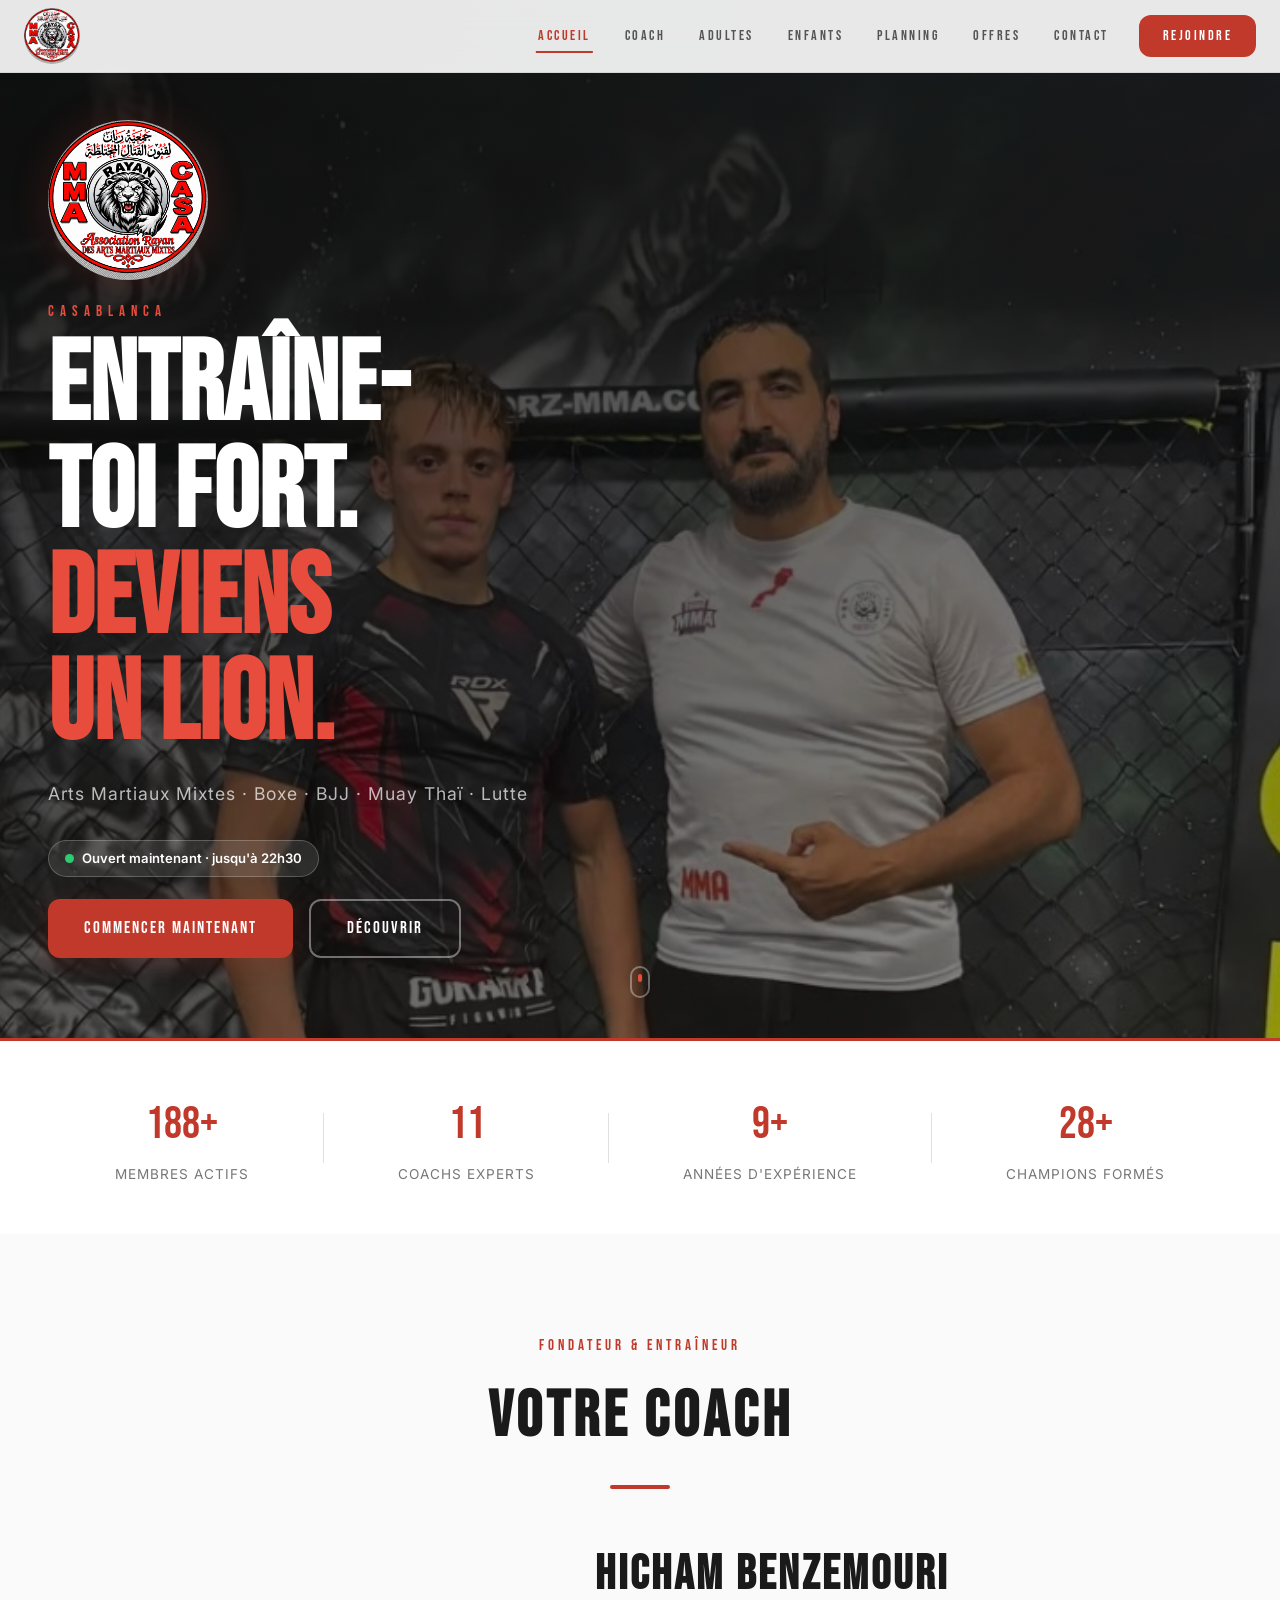
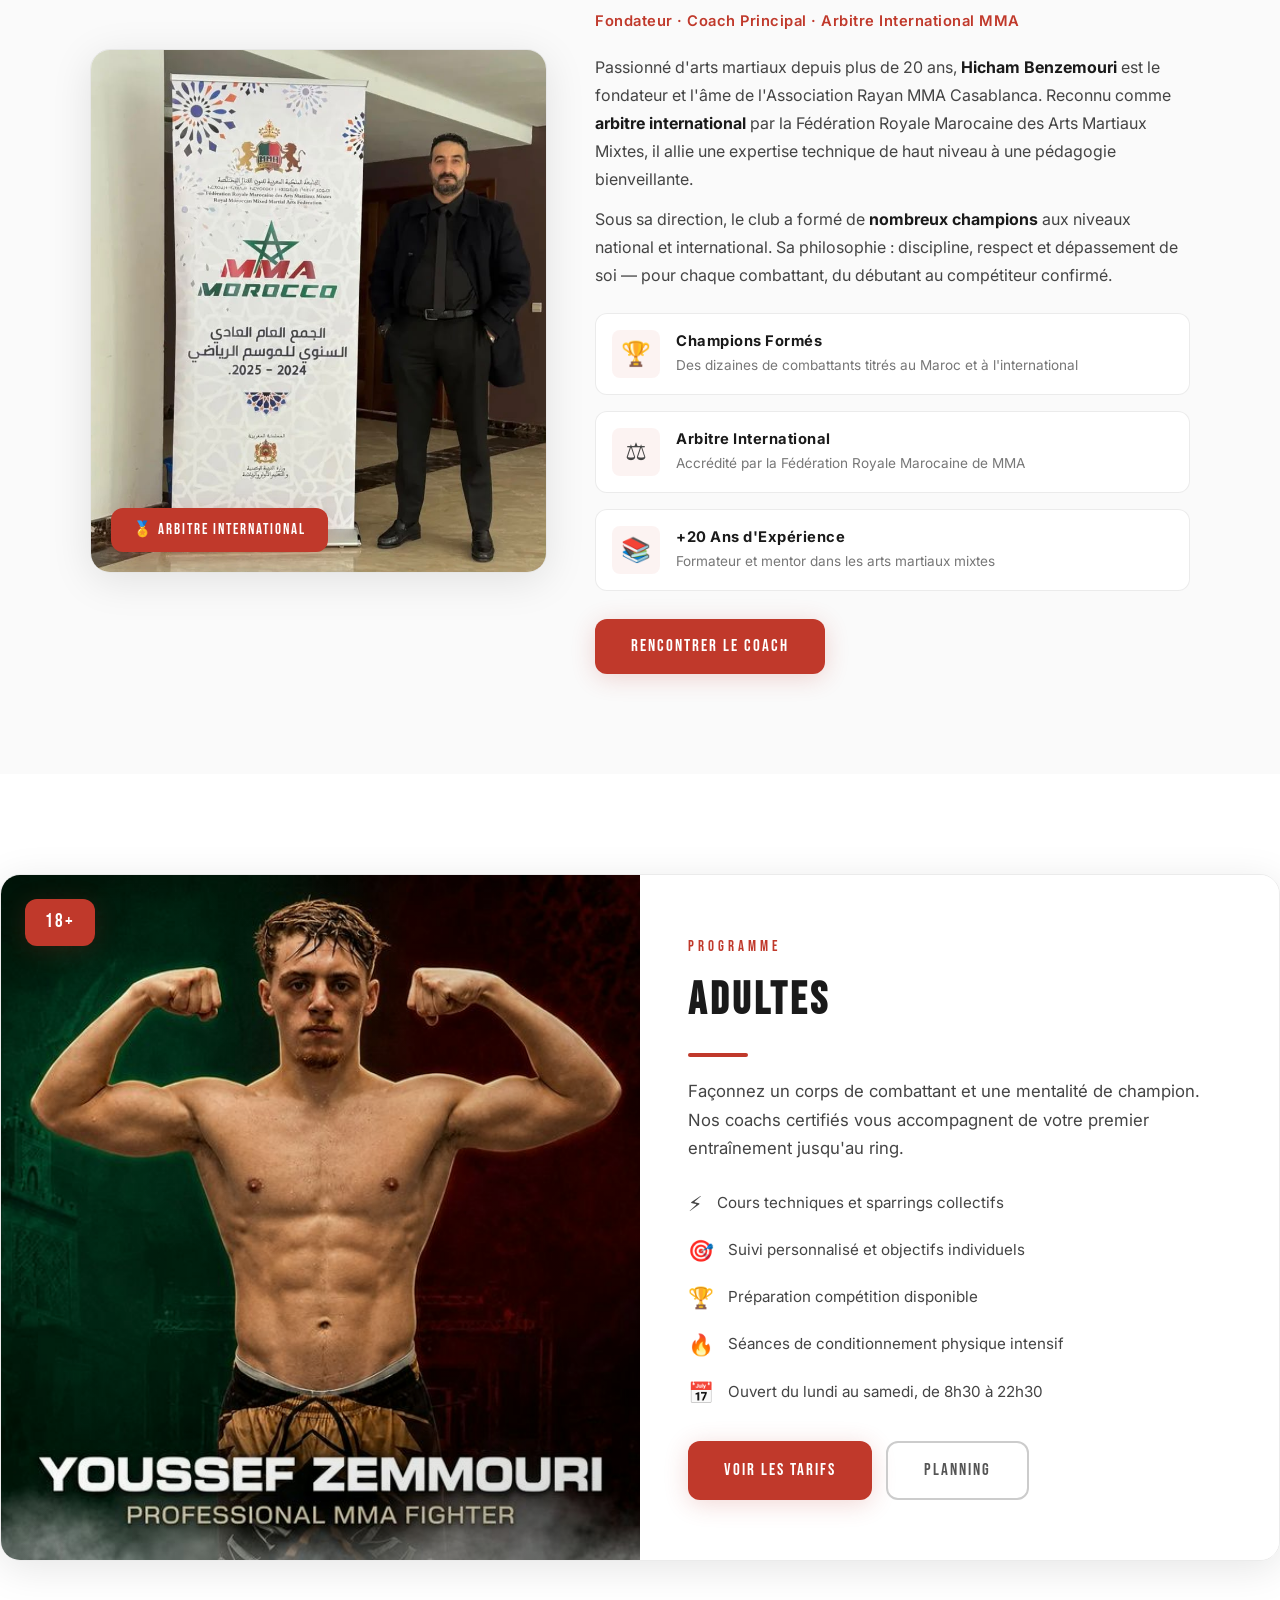
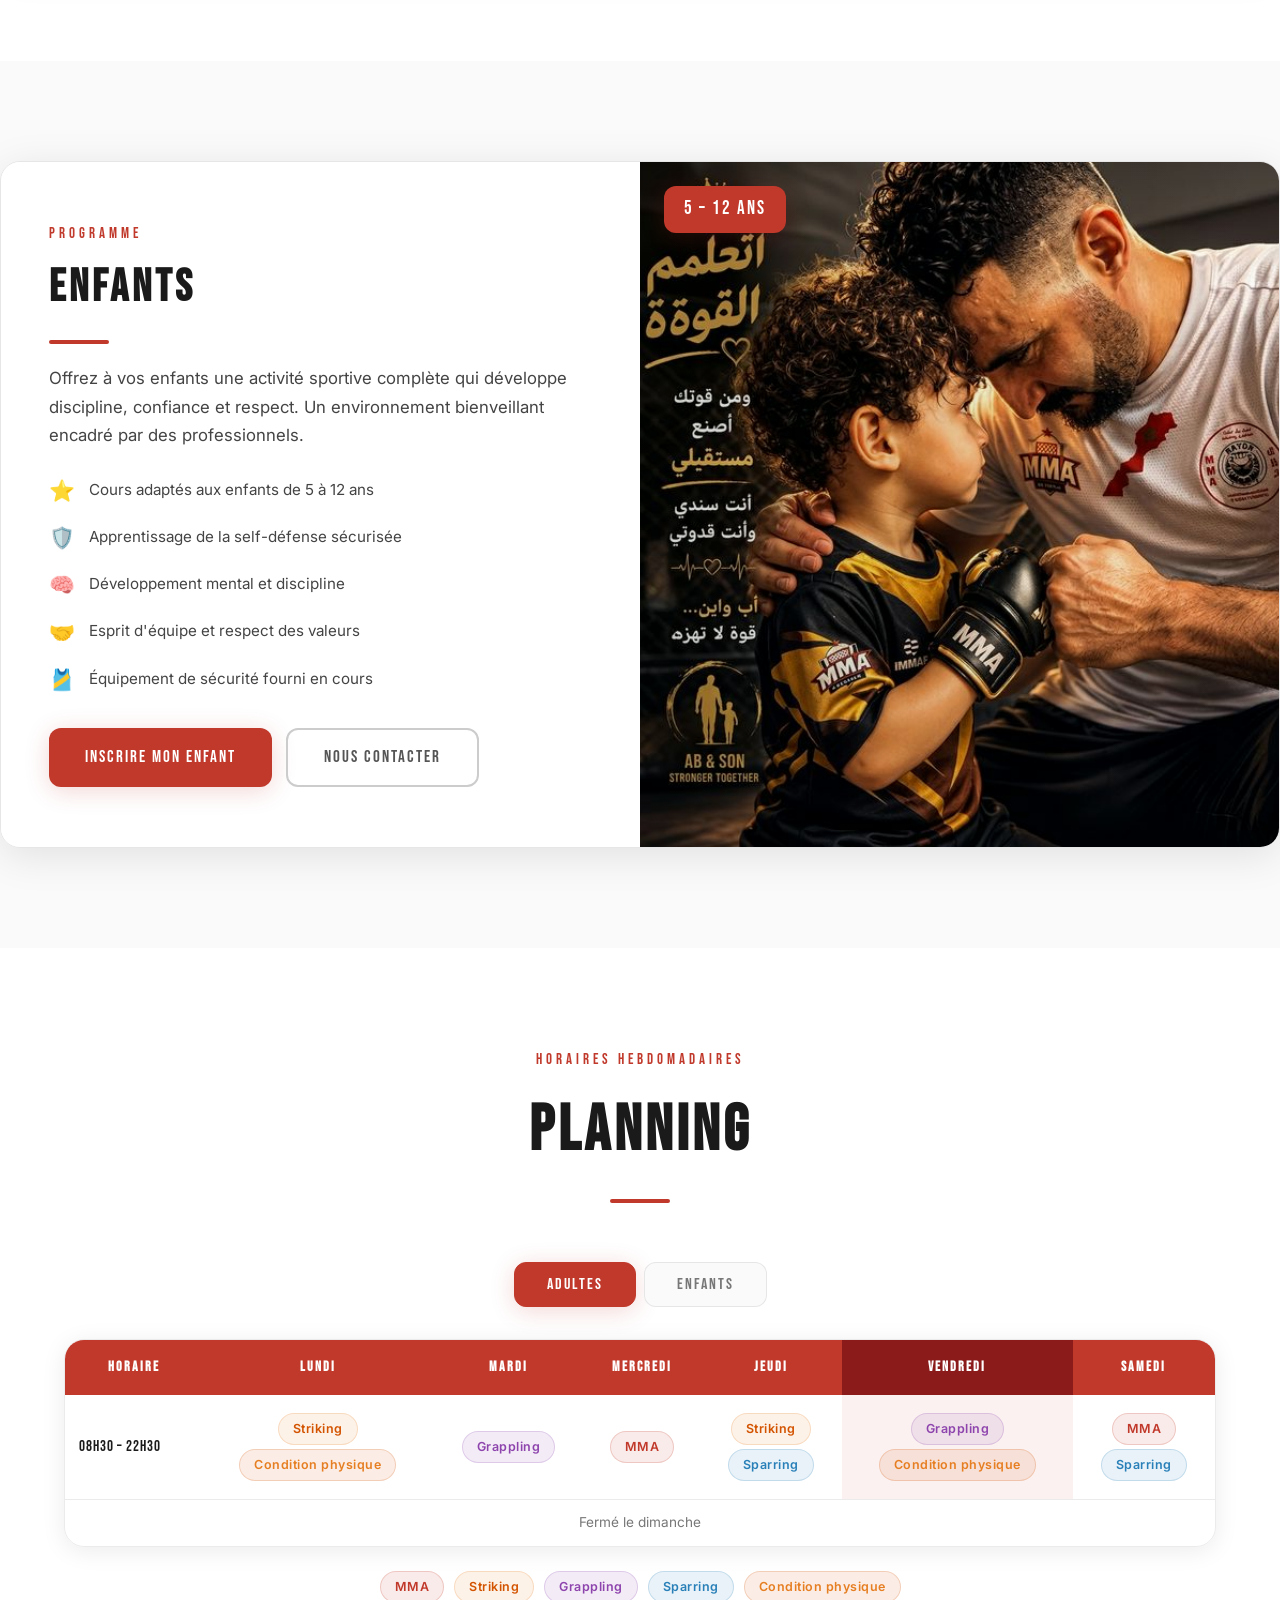
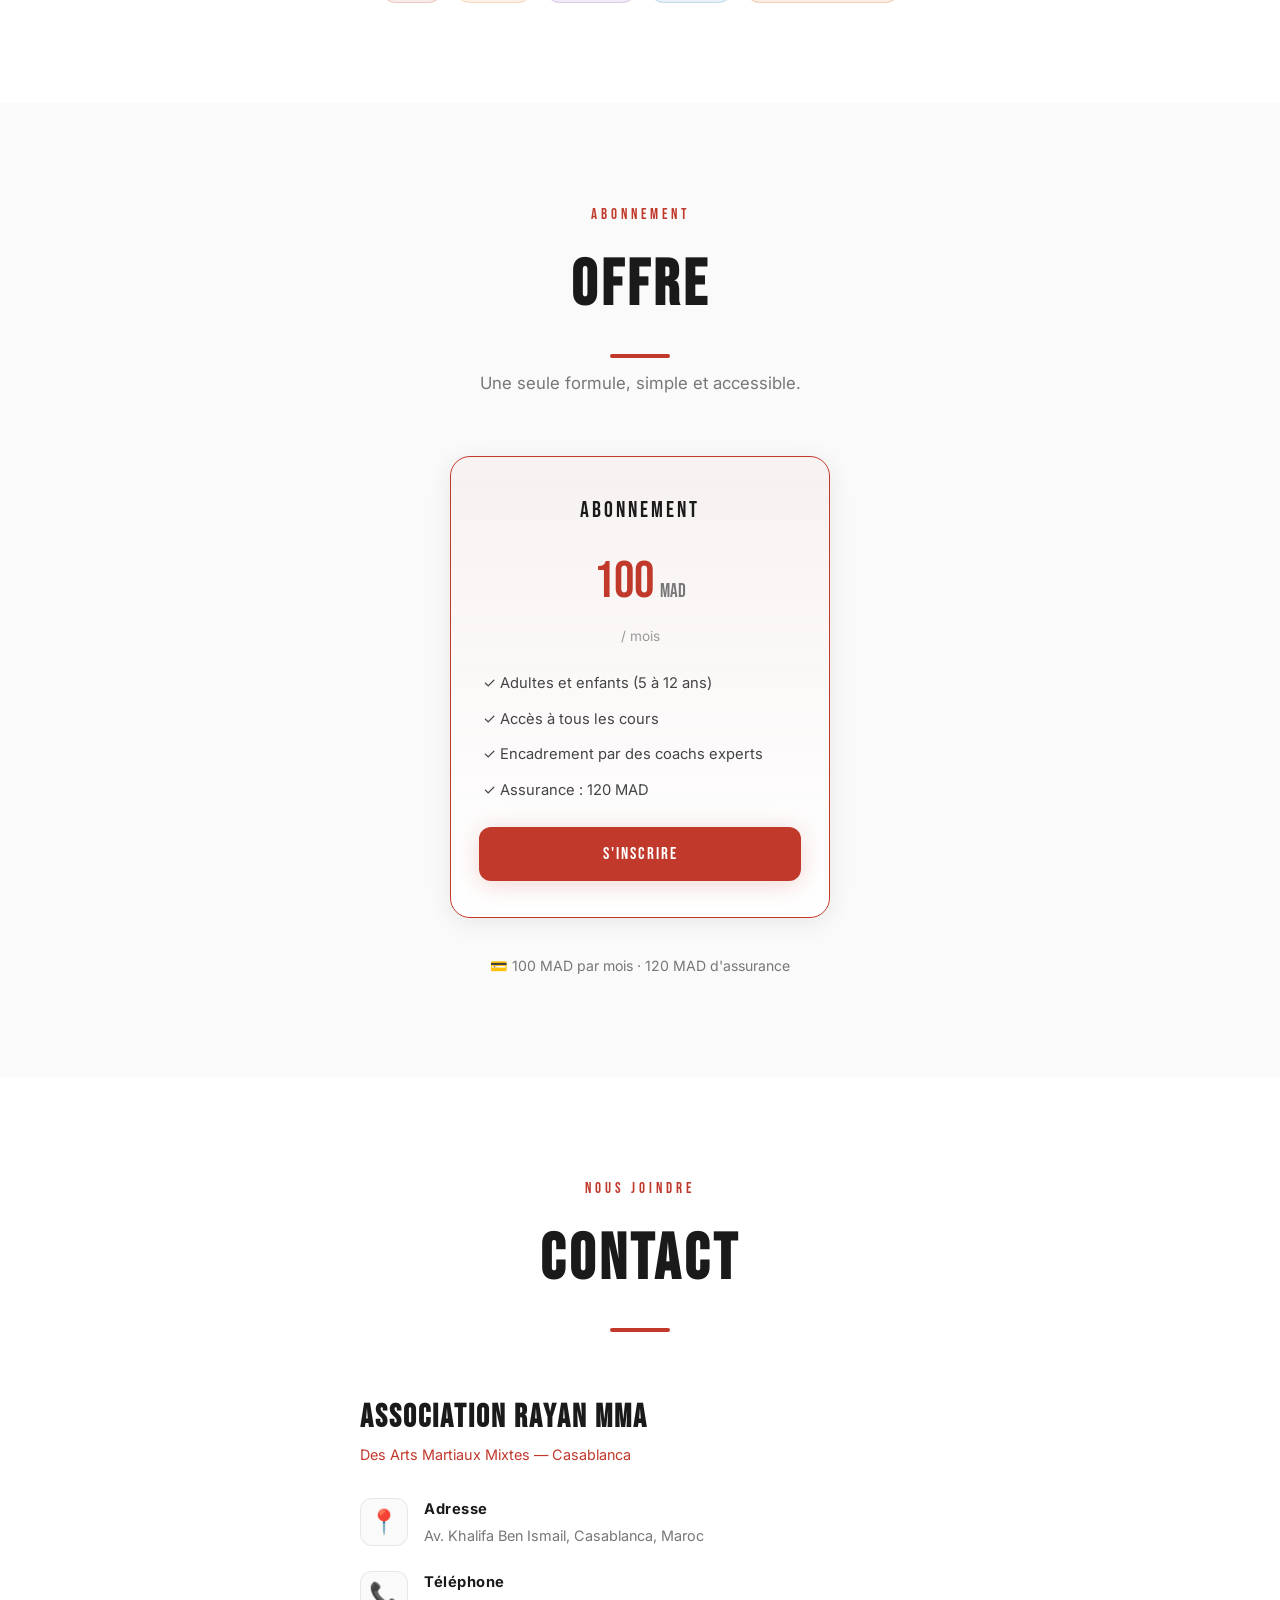
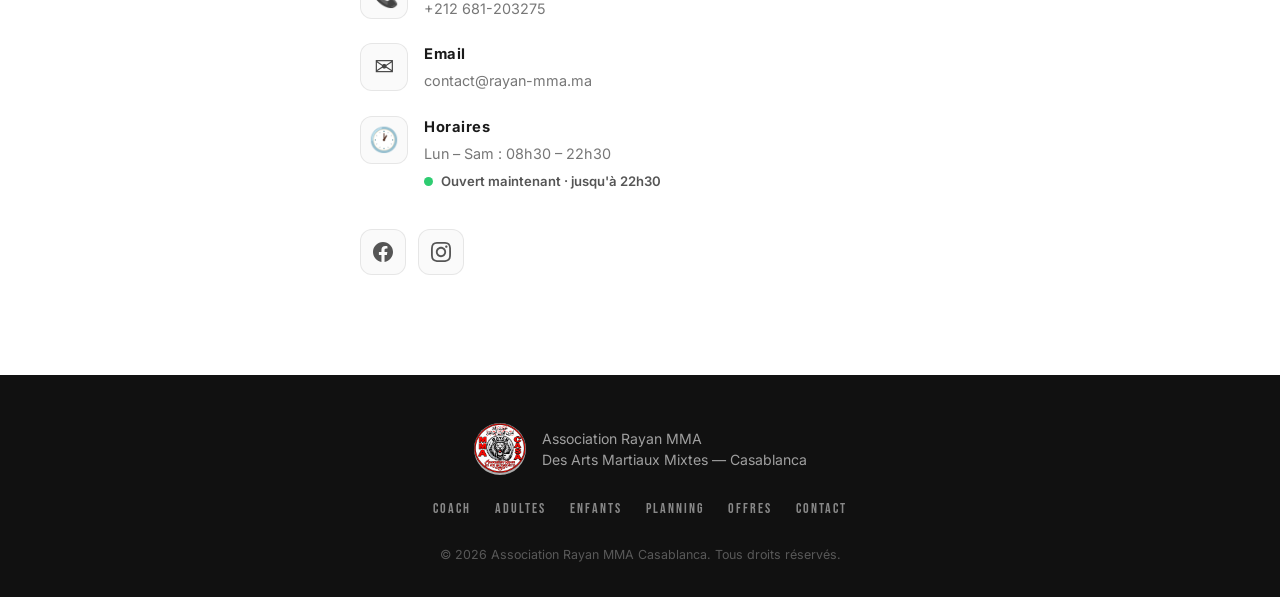
<file: index.html>
<!DOCTYPE html>
<html lang="fr">

<head>
  <meta charset="UTF-8" />
  <meta name="viewport" content="width=device-width, initial-scale=1.0" />

  <!-- SEO -->
  <title>Association Rayan MMA Casablanca | Club MMA, Boxe & BJJ</title>

  <meta name="description" content="Association Rayan MMA à Casablanca : cours de MMA, Boxe, Brazilian Jiu-Jitsu, Muay Thai et lutte pour adultes et enfants. Rejoignez notre club !" />

  <meta name="robots" content="index, follow" />

  <meta name="author" content="Association Rayan MMA" />

  <link rel="canonical" href="https://mclovin-911-2006.github.io/Association-Rayan/" />

  <!-- Social Media SEO -->
  <meta property="og:title" content="Association Rayan MMA Casablanca" />
  <meta property="og:description" content="Découvrez nos cours de MMA, Boxe, BJJ et arts martiaux à Casablanca pour adultes et enfants." />
  <meta property="og:url" content="https://mclovin-911-2006.github.io/Association-Rayan/" />
  <meta property="og:type" content="website" />
  <meta property="og:image" content="https://mclovin-911-2006.github.io/Association-Rayan/logo.png" />

  <!-- Favicon -->
  <link rel="icon" type="image/png" href="logo.png" />
  <link rel="apple-touch-icon" href="logo.png" />

  <!-- Fonts -->
  <link rel="preconnect" href="https://fonts.googleapis.com" />
  <link rel="preconnect" href="https://fonts.gstatic.com" crossorigin />

  <link href="https://fonts.googleapis.com/css2?family=Bebas+Neue&family=Inter:wght@400;500;600;700;900&display=swap" rel="stylesheet" />

  <!-- CSS -->
  <link rel="stylesheet" href="style.css" />
</head>

<body>

  <!-- ═══════════════════════════ NAVBAR ═══════════════════════════ -->
  <header id="navbar" class="navbar">
    <div class="nav-container">
      <a href="#home" class="nav-logo" id="nav-logo-link">
        <img src="logo.png" alt="Association Rayan MMA Casablanca" class="logo-img" id="logo-img" />
      </a>
      <button class="hamburger" id="hamburger" aria-label="Menu">
        <span></span><span></span><span></span>
      </button>
      <nav class="nav-links" id="nav-links">
        <a href="#home" class="nav-link" id="nav-home">Accueil</a>
        <a href="#coach" class="nav-link" id="nav-coach">Coach</a>
        <a href="#adultes" class="nav-link" id="nav-adultes">Adultes</a>
        <a href="#enfants" class="nav-link" id="nav-enfants">Enfants</a>
        <a href="#planning" class="nav-link" id="nav-planning">Planning</a>
        <a href="#offres" class="nav-link" id="nav-offres">Offres</a>
        <a href="#contact" class="nav-link" id="nav-contact">Contact</a>
        <a href="#contact" class="nav-cta" id="nav-cta">Rejoindre</a>
      </nav>
    </div>
  </header>

  <!-- ═══════════════════════════ HERO ═══════════════════════════ -->
  <section id="home" class="hero">
    <div class="hero-bg"></div>
    <div class="hero-overlay"></div>
    <div class="hero-content">
      <img src="logo.png" alt="Association Rayan MMA" class="hero-logo" id="hero-logo" />
      <p class="hero-city" id="hero-city">CASABLANCA</p>
      <h1 class="hero-headline" id="hero-headline">
        <span class="line">ENTRAÎNE-</span>
        <span class="line">TOI FORT.</span>
        <span class="line accent-text">DEVIENS</span>
        <span class="line accent-text">UN LION.</span>
      </h1>
      <p class="hero-sub" id="hero-sub">Arts Martiaux Mixtes · Boxe · BJJ · Muay Thaï · Lutte</p>
      <div class="hero-actions" id="hero-actions">
        <a href="#offres" class="btn btn-primary" id="hero-btn-primary">Commencer maintenant</a>
        <a href="#adultes" class="btn btn-outline" id="hero-btn-outline">Découvrir</a>
      </div>
    </div>
    <div class="hero-scroll" id="hero-scroll">
      <span></span>
    </div>
  </section>

  <!-- ═══════════════════════════ STATS BAR ═══════════════════════════ -->
  <section class="stats-bar" id="stats-bar">
    <div class="stats-container">
      <div class="stat-item">
        <span class="stat-num" id="stat-members">200+</span>
        <span class="stat-label">Membres Actifs</span>
      </div>
      <div class="stat-divider"></div>
      <div class="stat-item">
        <span class="stat-num" id="stat-coaches">12</span>
        <span class="stat-label">Coachs Experts</span>
      </div>
      <div class="stat-divider"></div>
      <div class="stat-item">
        <span class="stat-num" id="stat-years">10+</span>
        <span class="stat-label">Années d'Expérience</span>
      </div>
      <div class="stat-divider"></div>
      <div class="stat-item">
        <span class="stat-num" id="stat-champs">30+</span>
        <span class="stat-label">Champions Formés</span>
      </div>
    </div>
  </section>

  <!-- ═══════════════════════════ COACH ═══════════════════════════ -->
  <section id="coach" class="section coach-section">
    <div class="section-container">
      <div class="section-header">
        <p class="section-tag">Fondateur & Entraîneur</p>
        <h2 class="section-title">VOTRE COACH</h2>
        <div class="title-line"></div>
      </div>
      <div class="coach-layout" id="coach-layout">
        <div class="coach-img-wrap" id="coach-img-wrap">
          <img src="federation.png" alt="Hicham Benzemouri – Coach & Fondateur" class="coach-photo" />
          <div class="coach-img-badge">🏅 Arbitre International</div>
        </div>
        <div class="coach-info" id="coach-info">
          <h3 class="coach-name">Hicham Benzemouri</h3>
          <p class="coach-role">Fondateur · Coach Principal · Arbitre International MMA</p>
          <p class="coach-bio">
            Passionné d'arts martiaux depuis plus de 20 ans, <strong>Hicham Benzemouri</strong> est le fondateur et l'âme de l'Association Rayan MMA Casablanca. Reconnu comme <strong>arbitre international</strong> par la Fédération Royale Marocaine des Arts Martiaux Mixtes, il allie une expertise technique de haut niveau à une pédagogie bienveillante.
          </p>
          <p class="coach-bio">
            Sous sa direction, le club a formé de <strong>nombreux champions</strong> aux niveaux national et international. Sa philosophie : discipline, respect et dépassement de soi — pour chaque combattant, du débutant au compétiteur confirmé.
          </p>
          <div class="coach-achievements" id="coach-achievements">
            <div class="achievement-item">
              <span class="achievement-icon">🏆</span>
              <div>
                <strong>Champions Formés</strong>
                <p>Des dizaines de combattants titrés au Maroc et à l'international</p>
              </div>
            </div>
            <div class="achievement-item">
              <span class="achievement-icon">⚖️</span>
              <div>
                <strong>Arbitre International</strong>
                <p>Accrédité par la Fédération Royale Marocaine de MMA</p>
              </div>
            </div>
            <div class="achievement-item">
              <span class="achievement-icon">📚</span>
              <div>
                <strong>+20 Ans d'Expérience</strong>
                <p>Formateur et mentor dans les arts martiaux mixtes</p>
              </div>
            </div>
          </div>
          <a href="#contact" class="btn btn-primary" id="coach-cta">Rencontrer le Coach</a>
        </div>
      </div>
    </div>
  </section>

  <!-- ═══════════════════════════ ADULTES ═══════════════════════════ -->
  <section id="adultes" class="section adultes-section">
    <div class="split-layout">
      <div class="split-img" id="adultes-img" style="background-image:url('adultes.png')">
        <div class="split-img-overlay"></div>
        <div class="split-badge" id="adultes-badge">18+</div>
      </div>
      <div class="split-content" id="adultes-content">
        <p class="section-tag">Programme</p>
        <h2 class="section-title">ADULTES</h2>
        <div class="title-line"></div>
        <p class="split-desc">Façonnez un corps de combattant et une mentalité de champion. Nos coachs certifiés vous accompagnent de votre premier entraînement jusqu'au ring.</p>
        <ul class="feature-list" id="adultes-features">
          <li><span class="feat-icon">⚡</span> Cours techniques et sparrings collectifs</li>
          <li><span class="feat-icon">🎯</span> Suivi personnalisé et objectifs individuels</li>
          <li><span class="feat-icon">🏆</span> Préparation compétition disponible</li>
          <li><span class="feat-icon">🔥</span> Séances de conditionnement physique intensif</li>
          <li><span class="feat-icon">📅</span> Ouvert du lundi au samedi, de 8h30 à 22h30</li>
        </ul>
        <div class="split-actions">
          <a href="#offres" class="btn btn-primary" id="adultes-cta">Voir les tarifs</a>
          <a href="#planning" class="btn btn-ghost" id="adultes-planning">Planning</a>
        </div>
      </div>
    </div>
  </section>

  <!-- ═══════════════════════════ ENFANTS ═══════════════════════════ -->
  <section id="enfants" class="section enfants-section">
    <div class="split-layout reverse">
      <div class="split-img" id="enfants-img" style="background-image:url('enfants.png')">
        <div class="split-img-overlay"></div>
        <div class="split-badge enfants-badge" id="enfants-badge">5 – 12 ans</div>
      </div>
      <div class="split-content" id="enfants-content">
        <p class="section-tag">Programme</p>
        <h2 class="section-title">ENFANTS</h2>
        <div class="title-line"></div>
        <p class="split-desc">Offrez à vos enfants une activité sportive complète qui développe discipline, confiance et respect. Un environnement bienveillant encadré par des professionnels.</p>
        <ul class="feature-list" id="enfants-features">
          <li><span class="feat-icon">⭐</span> Cours adaptés aux enfants de 5 à 12 ans</li>
          <li><span class="feat-icon">🛡️</span> Apprentissage de la self-défense sécurisée</li>
          <li><span class="feat-icon">🧠</span> Développement mental et discipline</li>
          <li><span class="feat-icon">🤝</span> Esprit d'équipe et respect des valeurs</li>
          <li><span class="feat-icon">🎽</span> Équipement de sécurité fourni en cours</li>
        </ul>
        <div class="split-actions">
          <a href="#offres" class="btn btn-primary" id="enfants-cta">Inscrire mon enfant</a>
          <a href="#contact" class="btn btn-ghost" id="enfants-contact">Nous contacter</a>
        </div>
      </div>
    </div>
  </section>

  <!-- ═══════════════════════════ PLANNING ═══════════════════════════ -->
  <section id="planning" class="section planning-section">
    <div class="section-container">
      <div class="section-header">
        <p class="section-tag">Horaires hebdomadaires</p>
        <h2 class="section-title">PLANNING</h2>
        <div class="title-line"></div>
      </div>
      <div class="planning-tabs" id="planning-tabs">
        <button class="tab-btn active" id="tab-adultes" data-tab="adultes-table">Adultes</button>
        <button class="tab-btn" id="tab-enfants" data-tab="enfants-table">Enfants</button>
      </div>
      <div class="planning-wrapper">
        <!-- Adultes -->
        <div class="planning-table-wrap active" id="adultes-table">
          <table class="planning-table">
            <thead>
              <tr>
                <th>Horaire</th>
                <th>Lundi</th>
                <th>Mardi</th>
                <th>Mercredi</th>
                <th>Jeudi</th>
                <th>Vendredi</th>
                <th>Samedi</th>
              </tr>
            </thead>
            <tbody>
              <tr>
                <td class="time-cell">08h30 – 22h30</td>
                <td><span class="class-tag boxe">Striking</span> <span class="class-tag fitness">Condition physique</span></td>
                <td><span class="class-tag bjj">Grappling</span></td>
                <td><span class="class-tag mma">MMA</span></td>
                <td><span class="class-tag boxe">Striking</span> <span class="class-tag lutte">Sparring</span></td>
                <td><span class="class-tag bjj">Grappling</span> <span class="class-tag fitness">Condition physique</span></td>
                <td><span class="class-tag mma">MMA</span> <span class="class-tag lutte">Sparring</span></td>
              </tr>
            </tbody>
          </table>
          <p class="planning-note">Fermé le dimanche</p>
        </div>
        <!-- Enfants -->
        <div class="planning-table-wrap" id="enfants-table">
          <table class="planning-table">
            <thead>
              <tr>
                <th>Horaire</th>
                <th>Lundi</th>
                <th>Mardi</th>
                <th>Mercredi</th>
                <th>Jeudi</th>
                <th>Vendredi</th>
                <th>Samedi</th>
              </tr>
            </thead>
            <tbody>
              <tr>
                <td class="time-cell">07h00 – 08h30</td>
                <td><span class="class-tag boxe">Striking</span></td>
                <td>–</td>
                <td><span class="class-tag bjj">Grappling</span></td>
                <td>–</td>
                <td><span class="class-tag mma">MMA</span></td>
                <td>–</td>
              </tr>
            </tbody>
          </table>
          <p class="planning-note">Enfants de 5 à 12 ans</p>
        </div>
      </div>
      <div class="planning-legend" id="planning-legend">
        <span class="class-tag mma">MMA</span>
        <span class="class-tag boxe">Striking</span>
        <span class="class-tag bjj">Grappling</span>
        <span class="class-tag lutte">Sparring</span>
        <span class="class-tag fitness">Condition physique</span>
      </div>
    </div>
  </section>

  <!-- ═══════════════════════════ OFFRES ═══════════════════════════ -->
  <section id="offres" class="section offres-section">
    <div class="section-container">
      <div class="section-header">
        <p class="section-tag">Abonnement</p>
        <h2 class="section-title">OFFRE</h2>
        <div class="title-line"></div>
        <p class="section-sub">Une seule formule, simple et accessible.</p>
      </div>
      <div class="offres-grid single" id="offres-grid">

        <div class="offre-card offre-featured" id="offre-unique">
          <div class="offre-top">
            <span class="offre-name">Abonnement</span>
            <div class="offre-price">
              <span class="price-amount">100</span>
              <span class="price-currency">MAD</span>
            </div>
            <span class="price-period">/ mois</span>
          </div>
          <ul class="offre-features">
            <li>✓ Adultes et enfants (5 à 12 ans)</li>
            <li>✓ Accès à tous les cours</li>
            <li>✓ Encadrement par des coachs experts</li>
            <li>✓ Assurance : 120 MAD</li>
          </ul>
          <a href="#contact" class="btn btn-primary offre-btn" id="offre-btn-1">S'inscrire</a>
        </div>

      </div>
      <p class="offres-note" id="offres-note">💳 100 MAD par mois · 120 MAD d'assurance</p>
    </div>
  </section>

  <!-- ═══════════════════════════ CONTACT ═══════════════════════════ -->
  <section id="contact" class="section contact-section">
    <div class="section-container">
      <div class="section-header">
        <p class="section-tag">Nous joindre</p>
        <h2 class="section-title">CONTACT</h2>
        <div class="title-line"></div>
      </div>
      <div class="contact-layout single" id="contact-layout">

        <div class="contact-info" id="contact-info">
          <h3>Association Rayan MMA</h3>
          <p class="contact-tagline">Des Arts Martiaux Mixtes — Casablanca</p>
          <div class="info-items">
            <div class="info-item" id="info-address">
              <span class="info-icon">📍</span>
              <div>
                <strong>Adresse</strong>
                <p><a href="https://maps.app.goo.gl/z1mtppAcX1eUbQJY8" target="_blank" rel="noopener noreferrer">Av. Khalifa Ben Ismail, Casablanca, Maroc</a></p>
              </div>
            </div>
            <div class="info-item" id="info-phone">
              <span class="info-icon">📞</span>
              <div>
                <strong>Téléphone</strong>
                <p>+212 681-203275</p>
              </div>
            </div>
            <div class="info-item" id="info-email">
              <span class="info-icon">✉️</span>
              <div>
                <strong>Email</strong>
                <p>contact@rayan-mma.ma</p>
              </div>
            </div>
            <div class="info-item" id="info-hours">
              <span class="info-icon">🕐</span>
              <div>
                <strong>Horaires</strong>
                <p>Lun – Sam : 08h30 – 22h30</p>
              </div>
            </div>
          </div>
          <div class="social-links" id="social-links">
            <a href="https://web.facebook.com/p/%D8%AC%D9%85%D8%B9%D9%8A%D8%A9-%D8%B1%D9%8A%D8%A7%D9%86-%D9%84%D8%B1%D9%8A%D8%A7%D8%B6%D8%A9-%D8%A7%D9%84%D9%82%D8%AA%D8%A7%D9%84-%D8%A7%D9%84%D8%AD%D8%B1-%D9%88%D8%A7%D9%84%D9%85%D8%AE%D8%AA%D9%84%D8%B7-61550870755385/?_rdc=1&_rdr#" class="social-btn" id="social-fb" aria-label="Facebook">
              <svg viewBox="0 0 24 24" fill="currentColor" width="20" height="20"><path d="M24 12.073c0-6.627-5.373-12-12-12s-12 5.373-12 12c0 5.99 4.388 10.954 10.125 11.854v-8.385H7.078v-3.47h3.047V9.43c0-3.007 1.792-4.669 4.533-4.669 1.312 0 2.686.235 2.686.235v2.953H15.83c-1.491 0-1.956.925-1.956 1.874v2.25h3.328l-.532 3.47h-2.796v8.385C19.612 23.027 24 18.062 24 12.073z"/></svg>
            </a>
            <a href="https://www.instagram.com/rayanassociation?utm_source=ig_web_button_share_sheet&dlrf=ZDNlZDc0MzIxNw==" class="social-btn" id="social-ig" aria-label="Instagram">
              <svg viewBox="0 0 24 24" fill="currentColor" width="20" height="20"><path d="M12 2.163c3.204 0 3.584.012 4.85.07 3.252.148 4.771 1.691 4.919 4.919.058 1.265.069 1.645.069 4.849 0 3.205-.012 3.584-.069 4.849-.149 3.225-1.664 4.771-4.919 4.919-1.266.058-1.644.07-4.85.07-3.204 0-3.584-.012-4.849-.07-3.26-.149-4.771-1.699-4.919-4.92-.058-1.265-.07-1.644-.07-4.849 0-3.204.013-3.583.07-4.849.149-3.227 1.664-4.771 4.919-4.919 1.266-.057 1.645-.069 4.849-.069zm0-2.163c-3.259 0-3.667.014-4.947.072-4.358.2-6.78 2.618-6.98 6.98-.059 1.281-.073 1.689-.073 4.948 0 3.259.014 3.668.072 4.948.2 4.358 2.618 6.78 6.98 6.98 1.281.058 1.689.072 4.948.072 3.259 0 3.668-.014 4.948-.072 4.354-.2 6.782-2.618 6.979-6.98.059-1.28.073-1.689.073-4.948 0-3.259-.014-3.667-.072-4.947-.196-4.354-2.617-6.78-6.979-6.98-1.281-.059-1.69-.073-4.949-.073zm0 5.838c-3.403 0-6.162 2.759-6.162 6.162s2.759 6.163 6.162 6.163 6.162-2.759 6.162-6.163c0-3.403-2.759-6.162-6.162-6.162zm0 10.162c-2.209 0-4-1.79-4-4 0-2.209 1.791-4 4-4s4 1.791 4 4c0 2.21-1.791 4-4 4zm6.406-11.845c-.796 0-1.441.645-1.441 1.44s.645 1.44 1.441 1.44c.795 0 1.439-.645 1.439-1.44s-.644-1.44-1.439-1.44z"/></svg>
            </a>
          </div>
        </div>

      </div>
    </div>
  </section>

  <!-- ═══════════════════════════ FOOTER ═══════════════════════════ -->
  <footer class="footer" id="footer">
    <div class="footer-container">
      <div class="footer-brand" id="footer-brand">
        <img src="logo.png" alt="Rayan MMA" class="footer-logo" id="footer-logo" />
        <p>Association Rayan MMA<br/>Des Arts Martiaux Mixtes — Casablanca</p>
      </div>
      <div class="footer-links" id="footer-links">
        <a href="#coach">Coach</a>
        <a href="#adultes">Adultes</a>
        <a href="#enfants">Enfants</a>
        <a href="#planning">Planning</a>
        <a href="#offres">Offres</a>
        <a href="#contact">Contact</a>
      </div>
      <div class="footer-legal" id="footer-legal">
        <p>© 2026 Association Rayan MMA Casablanca. Tous droits réservés.</p>
      </div>
    </div>
  </footer>

  <script src="main.js"></script>
</body>
</html>
</file>
<file: style.css>
/* ═══════════════════════════════════════════════════════════
   Association Rayan MMA — Casablanca
   White / Light theme · Crimson red accents
   ═══════════════════════════════════════════════════════════ */

/* ── Reset ── */
*, *::before, *::after {
  margin: 0; padding: 0; box-sizing: border-box;
}

:root {
  --bg-white: #ffffff;
  --bg-light: #f7f7f8;
  --bg-section: #fafafa;
  --bg-card: #ffffff;
  --bg-card-hover: #f0f0f2;
  --surface: #f2f2f4;
  --surface-2: #eaeaec;
  --red: #c0392b;
  --red-bright: #e74c3c;
  --red-dark: #8b1a1a;
  --red-glow: rgba(192,57,43,.2);
  --white: #ffffff;
  --dark: #111111;
  --gray-100: #f5f5f5;
  --gray-200: #e0e0e0;
  --gray-300: #cccccc;
  --gray-400: #999999;
  --gray-500: #777777;
  --gray-600: #555555;
  --gray-700: #333333;
  --gray-800: #222222;
  --gray-900: #111111;
  --text-body: #444444;
  --text-heading: #1a1a1a;
  --border: rgba(0,0,0,.08);
  --font-display: 'Bebas Neue', sans-serif;
  --font-body: 'Inter', system-ui, sans-serif;
  --radius: 12px;
  --radius-sm: 8px;
  --radius-lg: 20px;
  --transition: .3s cubic-bezier(.4,0,.2,1);
  --shadow: 0 4px 24px rgba(0,0,0,.08);
  --shadow-lg: 0 8px 40px rgba(0,0,0,.1);
  --shadow-red: 0 4px 24px var(--red-glow);
}

html {
  scroll-behavior: smooth;
  scroll-padding-top: 80px;
}

body {
  font-family: var(--font-body);
  background: var(--bg-white);
  color: var(--text-body);
  line-height: 1.6;
  overflow-x: hidden;
  -webkit-font-smoothing: antialiased;
}

img { max-width: 100%; display: block; }
a { text-decoration: none; color: inherit; }
ul { list-style: none; }
button { border: none; cursor: pointer; font-family: inherit; }

/* ── Utility ── */
.section { padding: 100px 0; position: relative; }
.section-container { max-width: 1200px; margin: 0 auto; padding: 0 24px; }

.section-header { text-align: center; margin-bottom: 60px; }
.section-tag {
  font-family: var(--font-display);
  font-size: .95rem;
  letter-spacing: 4px;
  text-transform: uppercase;
  color: var(--red);
  margin-bottom: 8px;
}
.section-title {
  font-family: var(--font-display);
  font-size: clamp(2.5rem, 5vw, 4rem);
  color: var(--text-heading);
  letter-spacing: 4px;
}
.section-sub {
  color: var(--gray-500);
  margin-top: 12px;
  font-size: 1.05rem;
}
.title-line {
  width: 60px; height: 4px;
  background: var(--red);
  margin: 16px auto 0;
  border-radius: 4px;
}

/* ═══════════════ BTN ═══════════════ */
.btn {
  display: inline-flex;
  align-items: center;
  justify-content: center;
  font-family: var(--font-display);
  font-size: 1.05rem;
  letter-spacing: 2px;
  padding: 14px 36px;
  border-radius: var(--radius);
  transition: var(--transition);
  text-transform: uppercase;
}
.btn-primary {
  background: var(--red);
  color: var(--white);
  box-shadow: var(--shadow-red);
}
.btn-primary:hover {
  background: var(--red-bright);
  transform: translateY(-2px);
  box-shadow: 0 6px 30px var(--red-glow);
}
.btn-outline {
  border: 2px solid var(--red);
  color: var(--red);
  background: transparent;
}
.btn-outline:hover {
  background: var(--red);
  color: var(--white);
  transform: translateY(-2px);
}
.btn-ghost {
  color: var(--gray-600);
  border: 2px solid var(--gray-300);
  background: transparent;
}
.btn-ghost:hover {
  border-color: var(--red);
  color: var(--red);
}

/* ═══════════════ NAVBAR ═══════════════ */
.navbar {
  position: fixed; top: 0; left: 0; width: 100%; z-index: 1000;
  background: rgba(255,255,255,.9);
  backdrop-filter: blur(16px);
  -webkit-backdrop-filter: blur(16px);
  border-bottom: 1px solid var(--border);
  transition: var(--transition);
}
.navbar.scrolled {
  background: rgba(255,255,255,.97);
  box-shadow: 0 2px 20px rgba(0,0,0,.06);
}
.nav-container {
  max-width: 1300px;
  margin: 0 auto;
  display: flex;
  align-items: center;
  justify-content: space-between;
  padding: 0 24px;
  height: 72px;
}
.nav-logo { display: flex; align-items: center; }
.logo-img { height: 56px; width: auto; border-radius: 50%; }
.nav-links {
  display: flex;
  align-items: center;
  gap: 6px;
}
.nav-link {
  font-family: var(--font-display);
  font-size: .88rem;
  letter-spacing: 2.5px;
  text-transform: uppercase;
  color: var(--gray-600);
  padding: 8px 14px;
  border-radius: var(--radius-sm);
  transition: var(--transition);
  position: relative;
}
.nav-link::after {
  content: '';
  position: absolute;
  bottom: 2px; left: 50%; width: 0; height: 2px;
  background: var(--red);
  transition: var(--transition);
  transform: translateX(-50%);
}
.nav-link:hover { color: var(--text-heading); }
.nav-link:hover::after { width: 70%; }
.nav-link.active { color: var(--red); }
.nav-link.active::after { width: 70%; }
.nav-cta {
  font-family: var(--font-display);
  font-size: .88rem;
  letter-spacing: 2.5px;
  text-transform: uppercase;
  background: var(--red);
  color: var(--white);
  padding: 10px 24px;
  border-radius: var(--radius);
  margin-left: 10px;
  transition: var(--transition);
}
.nav-cta:hover { background: var(--red-bright); transform: translateY(-1px); }

/* Hamburger */
.hamburger {
  display: none;
  flex-direction: column;
  gap: 5px;
  background: none;
  padding: 8px;
}
.hamburger span {
  width: 26px; height: 2px;
  background: var(--text-heading);
  border-radius: 2px;
  transition: var(--transition);
}
.hamburger.active span:nth-child(1) { transform: translateY(7px) rotate(45deg); }
.hamburger.active span:nth-child(2) { opacity: 0; }
.hamburger.active span:nth-child(3) { transform: translateY(-7px) rotate(-45deg); }

/* ═══════════════ HERO ═══════════════ */
.hero {
  position: relative;
  min-height: 100vh;
  display: flex;
  align-items: center;
  overflow: hidden;
}
.hero-bg {
  position: absolute; inset: 0;
  background: url('coach-student.jpg') top center/cover no-repeat;
  transform: scale(1.05);
  animation: heroZoom 20s ease-in-out infinite alternate;
}
@keyframes heroZoom {
  from { transform: scale(1.05); }
  to { transform: scale(1.15); }
}
.hero-overlay {
  position: absolute; inset: 0;
  background: linear-gradient(
    135deg,
    rgba(10,10,10,.88) 0%,
    rgba(10,10,10,.7) 40%,
    rgba(10,10,10,.4) 100%
  );
}
.hero-content {
  position: relative; z-index: 2;
  padding: 120px 48px 80px;
  max-width: 800px;
}
.hero-logo {
  width: 160px;
  height: 160px;
  border-radius: 50%;
  margin-bottom: 20px;
  box-shadow: 0 0 40px var(--red-glow);
  animation: logoPulse 3s ease-in-out infinite alternate;
}
@keyframes logoPulse {
  from { box-shadow: 0 0 30px var(--red-glow); }
  to { box-shadow: 0 0 60px var(--red-glow), 0 0 100px rgba(192,57,43,.12); }
}
.hero-city {
  font-family: var(--font-display);
  font-size: .95rem;
  letter-spacing: 6px;
  color: var(--red-bright);
  margin-bottom: 10px;
}
.hero-headline {
  font-family: var(--font-display);
  font-size: clamp(3.5rem, 9vw, 7rem);
  line-height: .95;
  color: var(--white);
  margin-bottom: 20px;
}
.hero-headline .line { display: block; }
.hero-headline .accent-text { color: var(--red-bright); }
.hero-sub {
  font-size: 1.1rem;
  color: rgba(255,255,255,.7);
  letter-spacing: 1px;
  margin-bottom: 32px;
}
.hero-actions { display: flex; gap: 16px; flex-wrap: wrap; }
.hero-actions .btn-outline {
  border-color: rgba(255,255,255,.4);
  color: var(--white);
}
.hero-actions .btn-outline:hover {
  background: var(--white);
  color: var(--red);
  border-color: var(--white);
}

/* Scroll indicator */
.hero-scroll {
  position: absolute;
  bottom: 40px; left: 50%;
  transform: translateX(-50%);
  z-index: 2;
}
.hero-scroll span {
  display: block;
  width: 20px; height: 32px;
  border: 2px solid rgba(255,255,255,.35);
  border-radius: 12px;
  position: relative;
}
.hero-scroll span::after {
  content: '';
  position: absolute;
  top: 6px; left: 50%;
  width: 4px; height: 8px;
  background: var(--red-bright);
  border-radius: 4px;
  transform: translateX(-50%);
  animation: scrollBounce 2s ease-in-out infinite;
}
@keyframes scrollBounce {
  0%, 100% { top: 6px; opacity: 1; }
  50% { top: 16px; opacity: .3; }
}

/* ═══════════════ STATS BAR ═══════════════ */
.stats-bar {
  background: var(--bg-white);
  border-top: 3px solid var(--red);
  padding: 48px 24px;
  box-shadow: 0 4px 30px rgba(0,0,0,.05);
}
.stats-container {
  max-width: 1100px;
  margin: 0 auto;
  display: flex;
  justify-content: space-around;
  align-items: center;
  flex-wrap: wrap;
  gap: 24px;
}
.stat-item { text-align: center; }
.stat-num {
  font-family: var(--font-display);
  font-size: 2.8rem;
  color: var(--red);
  display: block;
}
.stat-label {
  font-size: .85rem;
  color: var(--gray-500);
  letter-spacing: 1px;
  text-transform: uppercase;
}
.stat-divider {
  width: 1px; height: 50px;
  background: var(--gray-200);
}

/* ═══════════════ COACH ═══════════════ */
.coach-section { background: var(--bg-section); }
.coach-layout {
  display: grid;
  grid-template-columns: 1fr 1.3fr;
  gap: 48px;
  align-items: center;
  max-width: 1100px;
  margin: 0 auto;
}
.coach-img-wrap {
  position: relative;
  border-radius: var(--radius-lg);
  overflow: hidden;
  box-shadow: var(--shadow-lg);
  border: 1px solid var(--border);
}
.coach-photo {
  width: 100%;
  height: auto;
  display: block;
  object-fit: cover;
}
.coach-img-badge {
  position: absolute;
  bottom: 20px; left: 20px;
  background: var(--red);
  color: var(--white);
  font-family: var(--font-display);
  font-size: .95rem;
  letter-spacing: 2px;
  padding: 10px 22px;
  border-radius: var(--radius);
  box-shadow: var(--shadow-red);
}
.coach-name {
  font-family: var(--font-display);
  font-size: clamp(2rem, 4vw, 3rem);
  color: var(--text-heading);
  letter-spacing: 3px;
  line-height: 1.1;
}
.coach-role {
  color: var(--red);
  font-size: .92rem;
  font-weight: 600;
  letter-spacing: .5px;
  margin-top: 8px;
  margin-bottom: 20px;
}
.coach-bio {
  color: var(--text-body);
  font-size: 1rem;
  line-height: 1.75;
  margin-bottom: 12px;
}
.coach-bio strong { color: var(--text-heading); }
.coach-achievements {
  display: flex;
  flex-direction: column;
  gap: 16px;
  margin-top: 24px;
  margin-bottom: 28px;
}
.achievement-item {
  display: flex;
  align-items: flex-start;
  gap: 16px;
  padding: 16px;
  background: var(--bg-card);
  border-radius: var(--radius);
  border: 1px solid var(--border);
  transition: var(--transition);
}
.achievement-item:hover {
  border-color: var(--red);
  box-shadow: var(--shadow);
  transform: translateX(4px);
}
.achievement-icon {
  font-size: 1.5rem;
  flex-shrink: 0;
  width: 48px; height: 48px;
  display: flex; align-items: center; justify-content: center;
  background: rgba(192,57,43,.06);
  border-radius: var(--radius-sm);
}
.achievement-item strong {
  display: block;
  color: var(--text-heading);
  font-size: .92rem;
  letter-spacing: .5px;
  margin-bottom: 2px;
}
.achievement-item p {
  color: var(--gray-500);
  font-size: .85rem;
  line-height: 1.4;
}

/* ═══════════════ SPLIT LAYOUT (Adultes / Enfants) ═══════════════ */
.adultes-section { background: var(--bg-white); }
.enfants-section { background: var(--bg-section); }

.split-layout {
  display: grid;
  grid-template-columns: 1fr 1fr;
  min-height: 600px;
  max-width: 1300px;
  margin: 0 auto;
  gap: 0;
  border-radius: var(--radius-lg);
  overflow: hidden;
  border: 1px solid var(--border);
  box-shadow: var(--shadow-lg);
}
.split-layout.reverse .split-img { order: 2; }
.split-layout.reverse .split-content { order: 1; }

.split-img {
  background-size: cover;
  background-position: center;
  position: relative;
  min-height: 500px;
}
.split-img-overlay {
  position: absolute; inset: 0;
  background: linear-gradient(to right, transparent, rgba(0,0,0,.15));
}
.split-layout.reverse .split-img-overlay {
  background: linear-gradient(to left, transparent, rgba(0,0,0,.15));
}
.split-badge {
  position: absolute;
  top: 24px; left: 24px;
  background: var(--red);
  color: var(--white);
  font-family: var(--font-display);
  font-size: 1.2rem;
  letter-spacing: 2px;
  padding: 8px 20px;
  border-radius: var(--radius);
  box-shadow: var(--shadow-red);
}
.split-content {
  padding: 60px 48px;
  display: flex;
  flex-direction: column;
  justify-content: center;
  background: var(--bg-white);
}
.split-content .section-tag { text-align: left; margin-bottom: 6px; }
.split-content .section-title { text-align: left; font-size: 2.8rem; }
.split-content .title-line { margin: 16px 0 0; }
.split-desc {
  color: var(--text-body);
  font-size: 1.05rem;
  margin-top: 20px;
  line-height: 1.7;
}

.feature-list {
  margin-top: 24px;
  display: flex;
  flex-direction: column;
  gap: 14px;
}
.feature-list li {
  display: flex;
  align-items: center;
  gap: 14px;
  font-size: .95rem;
  color: var(--text-body);
}
.feat-icon { font-size: 1.3rem; }

.split-actions {
  display: flex;
  gap: 14px;
  margin-top: 32px;
  flex-wrap: wrap;
}

/* ═══════════════ PLANNING ═══════════════ */
.planning-section {
  background: var(--bg-white);
}
.planning-tabs {
  display: flex;
  justify-content: center;
  gap: 8px;
  margin-bottom: 32px;
}
.tab-btn {
  font-family: var(--font-display);
  font-size: 1rem;
  letter-spacing: 2px;
  text-transform: uppercase;
  padding: 12px 32px;
  border-radius: var(--radius);
  background: var(--bg-section);
  color: var(--gray-500);
  border: 1px solid var(--border);
  transition: var(--transition);
}
.tab-btn.active {
  background: var(--red);
  color: var(--white);
  border-color: var(--red);
  box-shadow: var(--shadow-red);
}
.tab-btn:hover:not(.active) {
  border-color: var(--red);
  color: var(--red);
}
.planning-wrapper { position: relative; }
.planning-table-wrap {
  display: none;
  overflow-x: auto;
  border-radius: var(--radius-lg);
  border: 1px solid var(--border);
  box-shadow: var(--shadow);
}
.planning-table-wrap.active { display: block; }

.planning-table {
  width: 100%;
  border-collapse: collapse;
  background: var(--bg-card);
  min-width: 700px;
}
.planning-table th {
  font-family: var(--font-display);
  font-size: .88rem;
  letter-spacing: 2px;
  text-transform: uppercase;
  color: var(--white);
  background: var(--red);
  padding: 16px 14px;
  text-align: center;
}
.planning-table td {
  padding: 14px;
  text-align: center;
  border-bottom: 1px solid var(--border);
  color: var(--gray-500);
  font-size: .88rem;
}
.planning-table tbody tr:hover { background: rgba(192,57,43,.03); }
.time-cell {
  font-family: var(--font-display);
  letter-spacing: 1px;
  color: var(--text-heading) !important;
  white-space: nowrap;
  text-align: left !important;
  font-size: .95rem !important;
}

.class-tag {
  display: inline-block;
  padding: 5px 14px;
  border-radius: 20px;
  font-size: .78rem;
  font-weight: 600;
  letter-spacing: .5px;
  white-space: nowrap;
}
.class-tag.mma { background: rgba(192,57,43,.1); color: #c0392b; border: 1px solid rgba(192,57,43,.2); }
.class-tag.boxe { background: rgba(230,126,34,.1); color: #d35400; border: 1px solid rgba(230,126,34,.2); }
.class-tag.bjj { background: rgba(142,68,173,.1); color: #8e44ad; border: 1px solid rgba(142,68,173,.2); }
.class-tag.muay { background: rgba(39,174,96,.1); color: #27ae60; border: 1px solid rgba(39,174,96,.2); }
.class-tag.lutte { background: rgba(41,128,185,.1); color: #2980b9; border: 1px solid rgba(41,128,185,.2); }
.class-tag.fitness { background: rgba(211,84,0,.1); color: #e67e22; border: 1px solid rgba(211,84,0,.2); }

/* Stack tags neatly inside planning cells */
.planning-table td .class-tag {
  display: block;
  width: fit-content;
  margin: 4px auto;
}
.planning-note {
  text-align: center;
  margin: 12px 0;
  font-size: .85rem;
  color: var(--gray-500);
}

.planning-legend {
  display: flex;
  justify-content: center;
  gap: 10px;
  margin-top: 24px;
  flex-wrap: wrap;
}

/* ═══════════════ OFFRES ═══════════════ */
.offres-section { background: var(--bg-section); }
.offres-grid {
  display: grid;
  grid-template-columns: repeat(auto-fit, minmax(260px, 1fr));
  gap: 24px;
}
.offres-grid.single { display: flex; justify-content: center; }
.offres-grid.single .offre-card { max-width: 380px; width: 100%; }
.offre-card {
  background: var(--bg-card);
  border-radius: var(--radius-lg);
  padding: 36px 28px;
  border: 1px solid var(--border);
  display: flex;
  flex-direction: column;
  transition: var(--transition);
  position: relative;
  overflow: hidden;
  box-shadow: var(--shadow);
}
.offre-card:hover {
  transform: translateY(-6px);
  box-shadow: var(--shadow-lg);
}

/* Featured card */
.offre-featured {
  border-color: var(--red);
  background: linear-gradient(180deg, rgba(192,57,43,.04), var(--bg-card));
}
.offre-featured:hover {
  border-color: var(--red-bright);
  box-shadow: var(--shadow-red), var(--shadow-lg);
}

.offre-top { text-align: center; margin-bottom: 24px; }
.offre-name {
  font-family: var(--font-display);
  font-size: 1.4rem;
  color: var(--text-heading);
  letter-spacing: 3px;
  text-transform: uppercase;
}
.offre-price {
  margin-top: 12px;
  display: flex;
  align-items: baseline;
  justify-content: center;
  gap: 6px;
}
.price-amount {
  font-family: var(--font-display);
  font-size: 3.2rem;
  color: var(--red);
}
.price-currency {
  font-family: var(--font-display);
  font-size: 1.2rem;
  color: var(--gray-500);
}
.price-period {
  font-size: .85rem;
  color: var(--gray-400);
}

.offre-features {
  flex: 1;
  margin-bottom: 24px;
  display: flex;
  flex-direction: column;
  gap: 12px;
}
.offre-features li {
  font-size: .92rem;
  color: var(--text-body);
  padding-left: 4px;
}

.offre-btn { width: 100%; }

.offres-note {
  text-align: center;
  margin-top: 36px;
  color: var(--gray-500);
  font-size: .88rem;
}

/* ═══════════════ CONTACT ═══════════════ */
.contact-section {
  background: var(--bg-white);
}
.contact-layout {
  display: grid;
  grid-template-columns: 1fr 1fr;
  gap: 48px;
  max-width: 1100px;
  margin: 0 auto;
}
.contact-layout.single { display: flex; justify-content: center; }
.contact-layout.single .contact-info { max-width: 560px; width: 100%; }

.contact-info h3 {
  font-family: var(--font-display);
  font-size: 2rem;
  color: var(--text-heading);
  letter-spacing: 2px;
}
.contact-tagline {
  color: var(--red);
  font-size: .9rem;
  margin-bottom: 32px;
}
.info-items { display: flex; flex-direction: column; gap: 24px; }
.info-item {
  display: flex;
  align-items: flex-start;
  gap: 16px;
}
.info-icon {
  font-size: 1.5rem;
  flex-shrink: 0;
  width: 48px; height: 48px;
  display: flex; align-items: center; justify-content: center;
  background: var(--bg-section);
  border-radius: var(--radius);
  border: 1px solid var(--border);
}
.info-item strong {
  display: block;
  color: var(--text-heading);
  font-size: .92rem;
  letter-spacing: .5px;
  margin-bottom: 2px;
}
.info-item p { color: var(--gray-500); font-size: .9rem; }

.social-links {
  display: flex;
  gap: 12px;
  margin-top: 36px;
}
.social-btn {
  width: 46px; height: 46px;
  display: flex; align-items: center; justify-content: center;
  border-radius: var(--radius);
  background: var(--bg-section);
  color: var(--gray-600);
  border: 1px solid var(--border);
  transition: var(--transition);
}
.social-btn:hover {
  background: var(--red);
  color: var(--white);
  border-color: var(--red);
  transform: translateY(-3px);
}

/* ═══════════════ FOOTER ═══════════════ */
.footer {
  background: var(--gray-900);
  padding: 48px 24px 32px;
}
.footer-container {
  max-width: 1200px;
  margin: 0 auto;
  display: flex;
  flex-direction: column;
  align-items: center;
  gap: 24px;
}
.footer-brand {
  display: flex;
  align-items: center;
  gap: 16px;
}
.footer-logo {
  width: 52px; height: 52px;
  border-radius: 50%;
}
.footer-brand p {
  font-size: .88rem;
  color: rgba(255,255,255,.6);
  line-height: 1.5;
}
.footer-links {
  display: flex;
  gap: 24px;
  flex-wrap: wrap;
  justify-content: center;
}
.footer-links a {
  font-family: var(--font-display);
  font-size: .85rem;
  letter-spacing: 2px;
  text-transform: uppercase;
  color: rgba(255,255,255,.5);
  transition: var(--transition);
}
.footer-links a:hover { color: var(--red-bright); }
.footer-legal p {
  font-size: .78rem;
  color: rgba(255,255,255,.3);
}

/* ═══════════════ ANIMATIONS ═══════════════ */
.fade-up {
  opacity: 0;
  transform: translateY(40px);
  transition: opacity .7s ease, transform .7s ease;
}
.fade-up.visible {
  opacity: 1;
  transform: translateY(0);
}

/* ═══════════════ RESPONSIVE ═══════════════ */
@media (max-width: 1024px) {
  .split-layout { grid-template-columns: 1fr; }
  .split-layout.reverse .split-img { order: 0; }
  .split-layout.reverse .split-content { order: 0; }
  .split-img { min-height: 350px; }
  .split-content { padding: 40px 32px; }
  .contact-layout { grid-template-columns: 1fr; }
  .contact-layout.single { display: flex; }
}

@media (max-width: 768px) {
  .nav-links {
    display: none;
    position: fixed;
    top: 72px; left: 0; right: 0; bottom: 0;
    background: rgba(255,255,255,.98);
    flex-direction: column;
    align-items: center;
    justify-content: center;
    gap: 16px;
    padding: 40px;
  }
  .nav-links.open { display: flex; }
  .hamburger { display: flex; }
  .nav-cta { margin-left: 0; margin-top: 10px; }

  .hero-content { padding: 100px 24px 60px; }
  .hero-headline { font-size: clamp(2.8rem, 12vw, 5rem); }
  .hero-logo { width: 120px; height: 120px; }

  .stats-container { flex-direction: column; gap: 20px; }
  .stat-divider { width: 60px; height: 1px; }

  .coach-layout { grid-template-columns: 1fr; }

  .offres-grid { grid-template-columns: 1fr; max-width: 400px; margin: 0 auto; }
  .offres-grid.single { max-width: 100%; }

  .split-content .section-title { font-size: 2.2rem; }
}

@media (max-width: 480px) {
  .hero-headline { font-size: 2.5rem; }
  .hero-sub { font-size: .95rem; }
  .hero-actions { flex-direction: column; }
  .hero-actions .btn { width: 100%; }
}

/* ═══════════════════════════════════════════════════════════
   DYNAMIC + MOBILE ADDITIONS
   ═══════════════════════════════════════════════════════════ */
html { -webkit-tap-highlight-color: transparent; }
a, button { touch-action: manipulation; }
body.menu-open { overflow: hidden; }

/* Scroll progress bar */
.scroll-progress {
  position: fixed; top: 0; left: 0; width: 100%; height: 3px;
  background: linear-gradient(90deg, var(--red), var(--red-bright));
  transform-origin: left; transform: scaleX(0);
  z-index: 1100; pointer-events: none;
}

/* Navbar auto-hide on mobile scroll */
.navbar.nav-hidden { transform: translateY(-100%); }

/* Hero entrance */
@keyframes riseIn {
  from { opacity: 0; transform: translateY(28px); }
  to   { opacity: 1; transform: none; }
}
.hero-content > * { animation: riseIn .8s cubic-bezier(.2,.7,.2,1) both; }
.hero-content > :nth-child(1) { animation-delay: .05s; }
.hero-content > :nth-child(2) { animation-delay: .15s; }
.hero-content > .hero-headline { animation: none; }
.hero-headline .line { animation: riseIn .8s cubic-bezier(.2,.7,.2,1) both; }
.hero-headline .line:nth-child(1) { animation-delay: .25s; }
.hero-headline .line:nth-child(2) { animation-delay: .35s; }
.hero-headline .line:nth-child(3) { animation-delay: .45s; }
.hero-headline .line:nth-child(4) { animation-delay: .55s; }
.hero-content > .hero-sub { animation-delay: .7s; }
.hero-content > .open-badge { animation-delay: .8s; }
.hero-content > .hero-actions { animation-delay: .9s; }
.hero-content > .hero-logo {
  animation: riseIn .8s .05s cubic-bezier(.2,.7,.2,1) both,
             logoPulse 3s 1s ease-in-out infinite alternate;
}
.hero-content { will-change: transform, opacity; }
.hero-scroll { transition: opacity .3s; }

/* Open / closed badge */
.open-badge {
  display: inline-flex; align-items: center; gap: 8px;
  padding: 7px 16px; margin-bottom: 22px;
  border-radius: 999px;
  background: rgba(255,255,255,.1);
  border: 1px solid rgba(255,255,255,.22);
  backdrop-filter: blur(8px); -webkit-backdrop-filter: blur(8px);
  color: #fff; font-size: .82rem; font-weight: 600;
}
.open-badge::before, .open-inline::before {
  content: ''; width: 9px; height: 9px; border-radius: 50%;
  background: #e74c3c; flex-shrink: 0; display: inline-block;
}
.open-badge.open::before, .open-inline.open::before {
  background: #2ecc71; animation: pulseDot 1.6s ease-out infinite;
}
.open-inline {
  display: inline-flex; align-items: center; gap: 8px;
  margin-top: 6px; font-size: .82rem; font-weight: 600; color: var(--gray-600);
}
@keyframes pulseDot {
  0%   { box-shadow: 0 0 0 0 rgba(46,204,113,.6); }
  100% { box-shadow: 0 0 0 10px rgba(46,204,113,0); }
}

/* Scroll reveal variants */
.fade-up { will-change: opacity, transform; }
.fade-up.visible { transition-delay: 0s !important; }

/* Ripple + press feedback */
.btn, .nav-cta, .tab-btn, .mb-btn { position: relative; overflow: hidden; }
.ripple {
  position: absolute; border-radius: 50%; pointer-events: none;
  background: rgba(255,255,255,.45); transform: scale(0);
  animation: ripple .6s ease-out forwards;
}
.btn-ghost .ripple, .tab-btn:not(.active) .ripple, .mb-btn:not(.mb-primary) .ripple {
  background: rgba(192,57,43,.2);
}
@keyframes ripple { to { transform: scale(1); opacity: 0; } }
@media (hover: none) {
  .btn:active, .nav-cta:active, .tab-btn:active { transform: scale(.96); }
  .offre-card:active, .achievement-item:active { transform: scale(.98); }
  .social-btn:active { transform: scale(.92); }
}

/* Planning: today column + swipe hint */
.planning-table th.today { background: var(--red-dark); }
.planning-table td.today { background: rgba(192,57,43,.07); }
.swipe-hint {
  display: none; text-align: center; font-size: .8rem;
  color: var(--gray-500); margin: -12px 0 12px;
  animation: nudge 1.6s ease-in-out infinite;
}
@keyframes nudge { 50% { transform: translateX(6px); } }

/* ═══════════════ MOBILE ═══════════════ */
.mobile-bar { display: none; }

@media (max-width: 768px) {
  /* Menu overlay: animated, and sized correctly
     (navbar's backdrop-filter makes bottom:0 collapse the fixed child) */
  .nav-links {
    display: flex; bottom: auto; height: calc(100dvh - 72px);
    opacity: 0; visibility: hidden; pointer-events: none;
    transform: translateY(-12px);
    transition: opacity .3s ease, transform .3s ease, visibility .3s;
    backdrop-filter: blur(16px); -webkit-backdrop-filter: blur(16px);
  }
  .nav-links.open { opacity: 1; visibility: visible; pointer-events: auto; transform: none; }
  .nav-link { font-size: 1.7rem; letter-spacing: 4px; padding: 10px 20px; }
  .nav-cta  { font-size: 1.2rem; padding: 14px 40px; }
  .nav-links.open > * {
    animation: riseIn .5s cubic-bezier(.2,.7,.2,1) both;
    animation-delay: calc(var(--i, 0) * .06s + .05s);
  }

  .section { padding: 64px 0; }
  .section-header { margin-bottom: 36px; }
  .split-content { padding: 32px 22px; }
  .split-img { min-height: 260px; }

  /* Stats as a 2x2 grid */
  .stats-bar { padding: 32px 16px; }
  .stats-container { display: grid; grid-template-columns: 1fr 1fr; gap: 28px 12px; }
  .stat-divider { display: none; }
  .stat-num { font-size: 2.4rem; }

  /* Planning */
  .swipe-hint { display: block; }
  .swipe-hint.gone { display: none; }
  .planning-table { min-width: 640px; }
  .time-cell {
    position: sticky; left: 0; z-index: 1;
    background: var(--bg-card); box-shadow: 2px 0 6px rgba(0,0,0,.05);
  }
  .tab-btn { flex: 1; padding: 14px 10px; }

  /* Bottom action bar */
  .mobile-bar {
    display: grid; grid-template-columns: 1fr 1fr 1.3fr; gap: 8px;
    position: fixed; left: 10px; right: 10px;
    bottom: calc(10px + env(safe-area-inset-bottom, 0px));
    z-index: 900; padding: 8px;
    background: rgba(255,255,255,.92);
    backdrop-filter: blur(14px); -webkit-backdrop-filter: blur(14px);
    border: 1px solid var(--border); border-radius: 18px;
    box-shadow: 0 8px 30px rgba(0,0,0,.18);
    transform: translateY(150%);
    transition: transform .4s cubic-bezier(.2,.8,.2,1);
  }
  .mobile-bar.show { transform: none; }
  .mb-btn {
    display: flex; flex-direction: column; align-items: center; gap: 2px;
    padding: 8px 6px; border-radius: 12px;
    font-family: var(--font-display); font-size: .85rem; letter-spacing: 1.5px;
    color: var(--text-heading); background: var(--bg-section);
  }
  .mb-btn span { font-size: 1.15rem; line-height: 1; }
  .mb-btn:active { transform: scale(.94); }
  .mb-primary { background: var(--red); color: #fff; box-shadow: var(--shadow-red); }
  .footer { padding-bottom: calc(100px + env(safe-area-inset-bottom, 0px)); }
}

/* Respect reduced motion */
@media (prefers-reduced-motion: reduce) {
  *, *::before, *::after {
    animation-duration: .01ms !important; animation-iteration-count: 1 !important;
    transition-duration: .01ms !important; scroll-behavior: auto !important;
  }
  .fade-up { opacity: 1; transform: none; }
}

/* ═══════════════ KEEP FACES VISIBLE (mobile) ═══════════════ */
.split-img { background-position: center top; }

@media (max-width: 768px) {
  /* Hero: push text to the bottom, clear the top so faces show */
  .hero { align-items: flex-end; min-height: 100svh; }
  .hero-bg { background-position: center top; animation: none; transform: none; }
  .hero-overlay {
    background: linear-gradient(to top,
      rgba(10,10,10,.94) 0%, rgba(10,10,10,.78) 45%,
      rgba(10,10,10,.12) 75%, rgba(10,10,10,0) 100%);
  }
  .hero-logo { display: none; } /* logo is already in the navbar */
  .hero-content { padding: 100px 24px 90px; }

  /* Adultes / Enfants photos: taller, anchored to the top */
  .split-img { min-height: 400px; background-position: center top !important; }
}

/* ═══════════════ HERO MOBILE: photo on top, text below faces ═══════════════ */
@media (max-width: 768px) {
  .hero { align-items: flex-start; background: #0a0a0a; min-height: 100svh; }
  .hero-bg {
    bottom: auto; height: 62svh;
    background-position: center top; background-size: cover;
  }
  .hero-overlay {
    background: linear-gradient(to bottom,
      rgba(10,10,10,.1) 0%,
      rgba(10,10,10,0) calc(62svh - 170px),
      #0a0a0a 62svh,
      #0a0a0a 100%);
  }
  .hero-content { padding: calc(62svh - 70px) 24px 56px; }
  .hero-headline { font-size: clamp(2.4rem, 11vw, 3.4rem); margin-bottom: 14px; }
  .hero-sub { font-size: .92rem; margin-bottom: 20px; }
  .hero-scroll { display: none; }
}

/* ═══════════════ HERO MOBILE v3: normal flow, no overlap on any phone ═══════════════
   Photo height depends only on screen WIDTH (aspect-ratio), and the text
   simply comes after it in the page, so it can never sit on the faces. */
@media (max-width: 768px) {
  .hero { display: block; min-height: 0; padding-top: 72px; background: #0a0a0a; }
  .hero-bg {
    position: relative; inset: auto; width: 100%;
    height: auto; aspect-ratio: 4 / 5;
    background-position: center 20%; background-size: cover;
    animation: none; transform: none;
  }
  .hero-overlay {
    inset: auto; top: 72px; left: 0; right: 0;
    height: auto; aspect-ratio: 4 / 5;
    background: linear-gradient(to bottom,
      rgba(10,10,10,0) 55%, rgba(10,10,10,.85) 90%, #0a0a0a 100%);
  }
  .hero-content { margin-top: -50px; padding: 0 24px 56px; max-width: none; }
}
</file>
